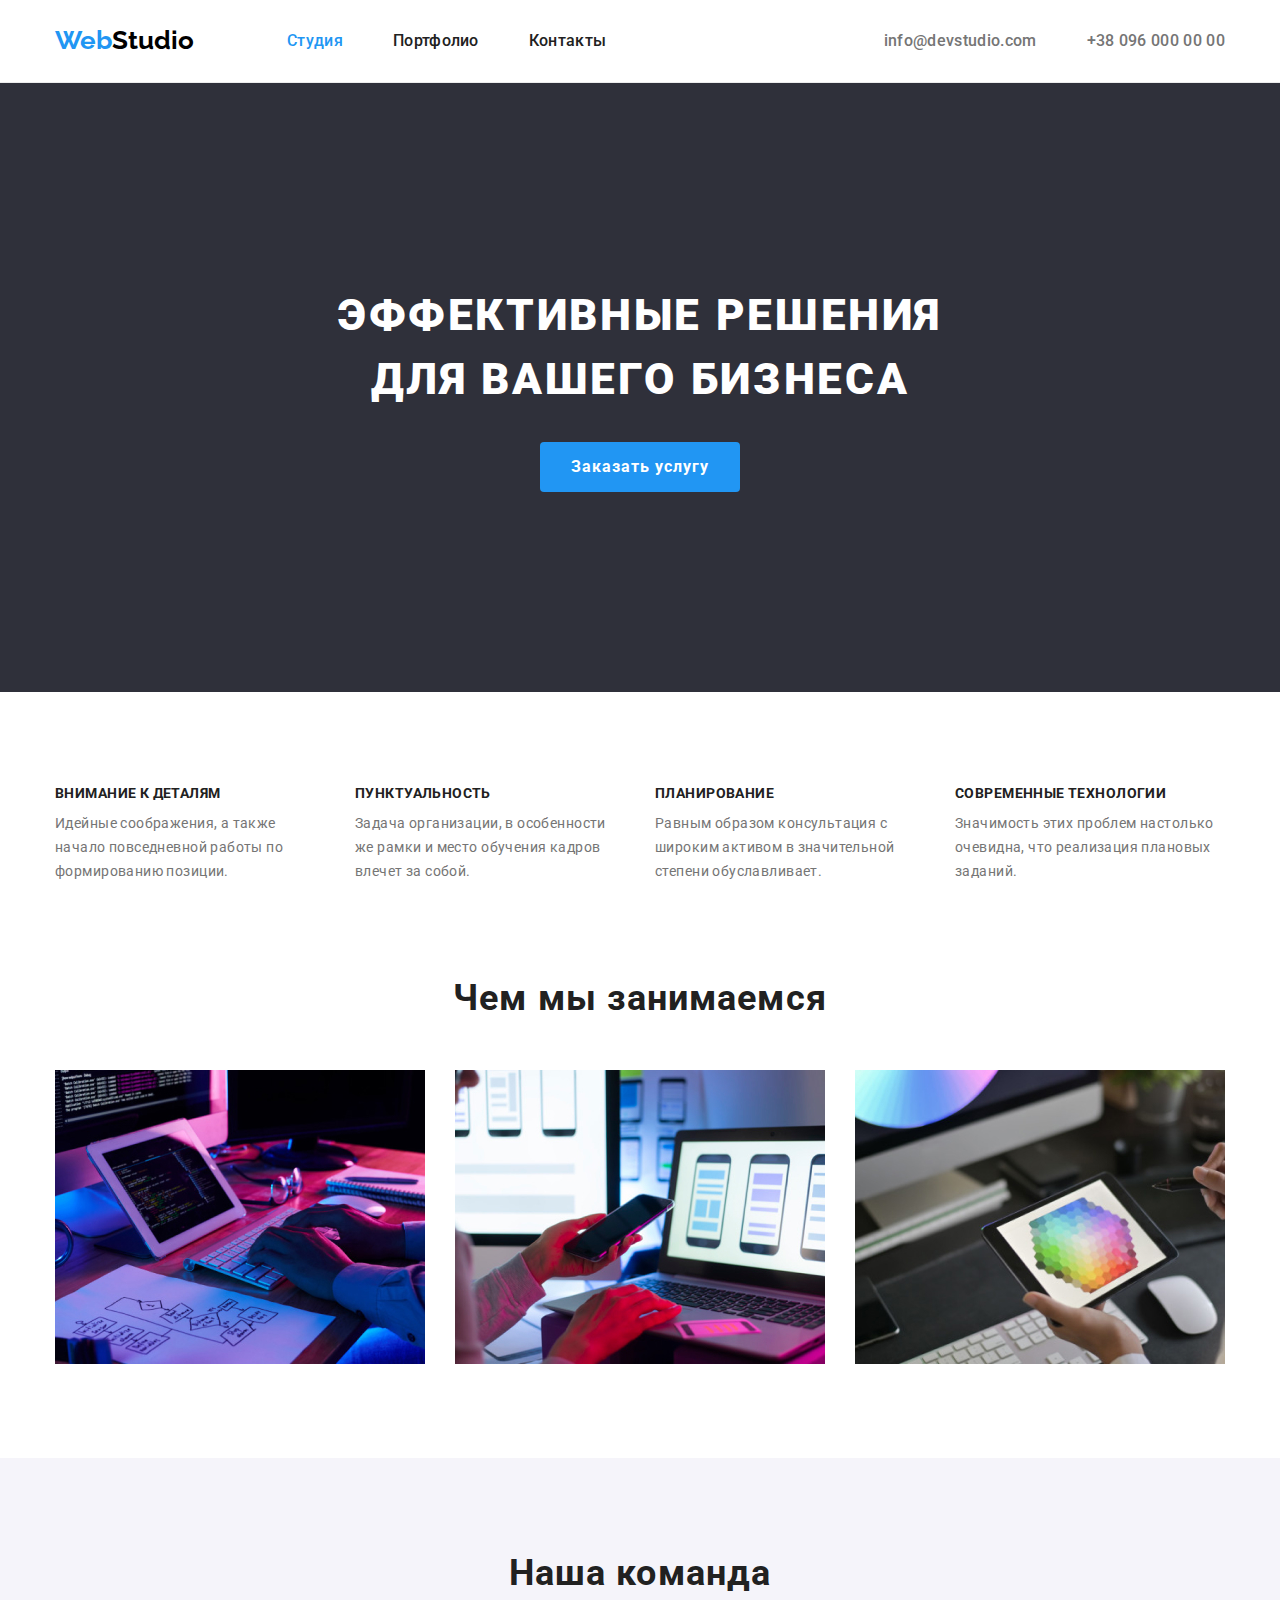
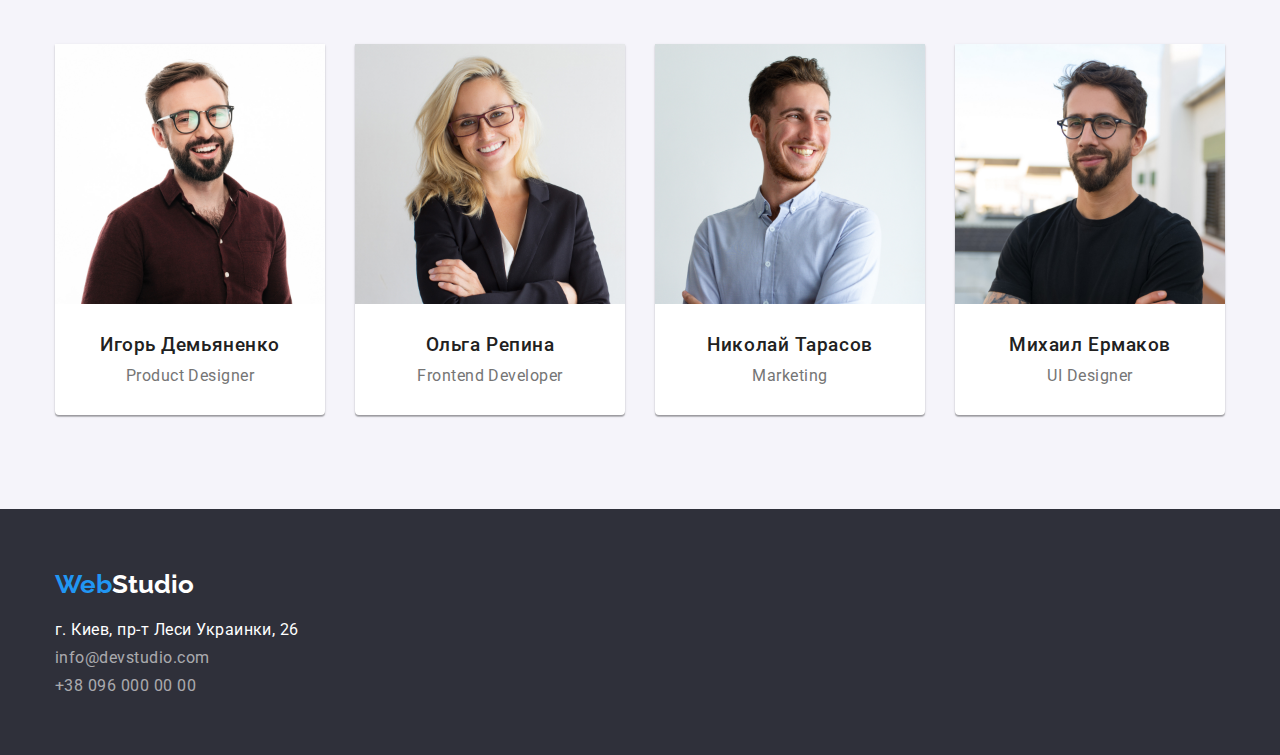
<file: index.html>
<!DOCTYPE html>
<html lang="ru">

<head>
  <meta charset="UTF-8" />
  <meta http-equiv="X-UA-Compatible" content="IE=edge" />
  <meta name="viewport" content="width=device-width, initial-scale=1.0" />
  <link rel="preconnect" href="https://fonts.googleapis.com" />
  <link rel="preconnect" href="https://fonts.gstatic.com" crossorigin />
  <link href="https://fonts.googleapis.com/css2?family=Raleway:wght@700&family=Roboto:wght@400;500;700;900&display=swap"
    rel="stylesheet" />
  <link rel="stylesheet" href="https://github.com/sindresorhus/modern-normalize/blob/main/modern-normalize.css">
  <link rel="stylesheet" href="./css/style.css" />
  <title>Студия</title>
</head>

<body>
  <header class="header">
    <div class="container header-container">
      <!--логотип фирмы-->
      <a href="./index.html" class="logo black header-logo">Web<span>Studio</span></a>
      <nav class="nav-bar">
        <!--страницы в шапке-->
        <ul class="menu-links list">
          <li class="menu-item"><a class="menu-link header-link current" href="#">Студия</a></li>
          <li class="menu-item"><a class="menu-link header-link" href="./portfolio.html">Портфолио</a></li>
          <li class="menu-item"><a class="menu-link header-link" href="#">Контакты</a></li>
        </ul>
      </nav>
      <!--контакты в шапке-->
      <ul class="contacts list">
        <li class="item"><a class="contact-link header-link" href="mailto:info@devstudio.com">info@devstudio.com</a>
        </li>
        <li class="item"><a class="contact-link header-link" href="tel:+380961111111">+38 096 000 00 00</a></li>
      </ul>

    </div>
  </header>
  <main>
    <!--контейнер для основного содержимого-->
    <!--секция "герой"-->
    <section class="hero">
      <div class="container">
        <h1 class="hero-title hero-container">Эффективные решения для вашего бизнеса</h1>
        <button type="button" class="hero-btn">Заказать услугу</button>
      </div>
    </section>
    <!--секция особенности-->

    <section class="feachers section">
      <div class="container">
        <h2 hidden>Невидимый заголовок секции</h2>
        <ul class="feachers-list list">
          <li class="feachers-item">
            <h3 class="feachers-title">Внимание к деталям</h3>
            <p class="feachers-text">Идейные соображения, а также начало повседневной работы по формированию позиции.
            </p>
          </li>
          <li class="feachers-item">
            <h3 class="feachers-title">Пунктуальность</h3>
            <p class="feachers-text">
              Задача организации, в особенности же рамки и место обучения кадров влечет за собой.
            </p>
          </li>
          <li class="feachers-item">
            <h3 class="feachers-title">Планирование</h3>
            <p class="feachers-text">
              Равным образом консультация с широким активом в значительной степени обуславливает.
            </p>
          </li>
          <li class="feachers-item">
            <h3 class="feachers-title">Современные технологии</h3>
            <p class="feachers-text">Значимость этих проблем настолько очевидна, что реализация плановых заданий.</p>
          </li>
        </ul>
      </div>

    </section>
    <!--секция чем занимаемся-->
    <section class="what-are-we-doing section">
      <div class="container">
        <h2 class="what-are-we-doing-title">Чем мы занимаемся</h2>
        <ul class="dooing-list list">
          <li class="dooing-item">
            <img src="images/what_are_we_doing_1.jpg" alt="Чем мы тут занимаемся" width="370" />
          </li>
          <li class="dooing-item">
            <img src="images/what_are_we_doing_2.jpg" alt="Чем мы тут занимаемся" width="370" />
          </li>
          <li class="dooing-item">
            <img src="images/what_are_we_doing_3.jpg" alt="Чем мы тут занимаемся" width="370" />
          </li>
        </ul>
      </div>
    </section>
    <!--секция наша команда-->
    <section class="team section">
      <div class="container">
        <h2 class="team-title">Наша команда</h2>
        <ul class="team-list list">
          <li class="team-item">
            <img class="team-img" src="images/team_member_1.jpg" alt="team_member_1" width="270" />
            <div class="team-text-container">
              <h3 class="team-item-title">Игорь Демьяненко</h3>
              <p class="team-position">Product Designer</p>
            </div>
          </li>
          <li class="team-item">
            <img class="team-img" src="images/team_member_2.jpg" alt="team_member_2" width="270" />
            <div class="team-text-container">
              <h3 class="team-item-title">Ольга Репина</h3>
              <p class="team-position">Frontend Developer</p>
            </div>
          </li>
          <li class="team-item">
            <img class="team-img" src="images/team_member_3.jpg" alt="team_member_3" width="270" />
            <div class="team-text-container">
              <h3 class="team-item-title">Николай Тарасов</h3>
              <p class="team-position">Marketing</p>
            </div>
          </li>
          <li class="team-item">
            <img class="team-img" src="images/team_member_4.jpg" alt="team_member_4" width="270" />
            <div class="team-text-container">
              <h3 class="team-item-title">Михаил Ермаков</h3>
              <p class="team-position">UI Designer</p>
            </div>
          </li>
        </ul>
      </div>
    </section>
  </main>
  <footer class="footer">
    <div class="container">
      <a href="#" class="logo white footer-logo">Web<span>Studio</span></a>
      <address>
        <p class="footer-adress">г. Киев, пр-т Леси Украинки, 26</p>
        <ul class="list">
          <li class="footer-item"><a href="mailto:info@devstudio.com" class="footer-link">info@devstudio.com</a></li>
          <li class="footer-item"><a href="tel:+380960000000" class="footer-link">+38 096 000 00 00</a></li>
        </ul>
      </address>
    </div>
  </footer>
</body>

</html>
</file>
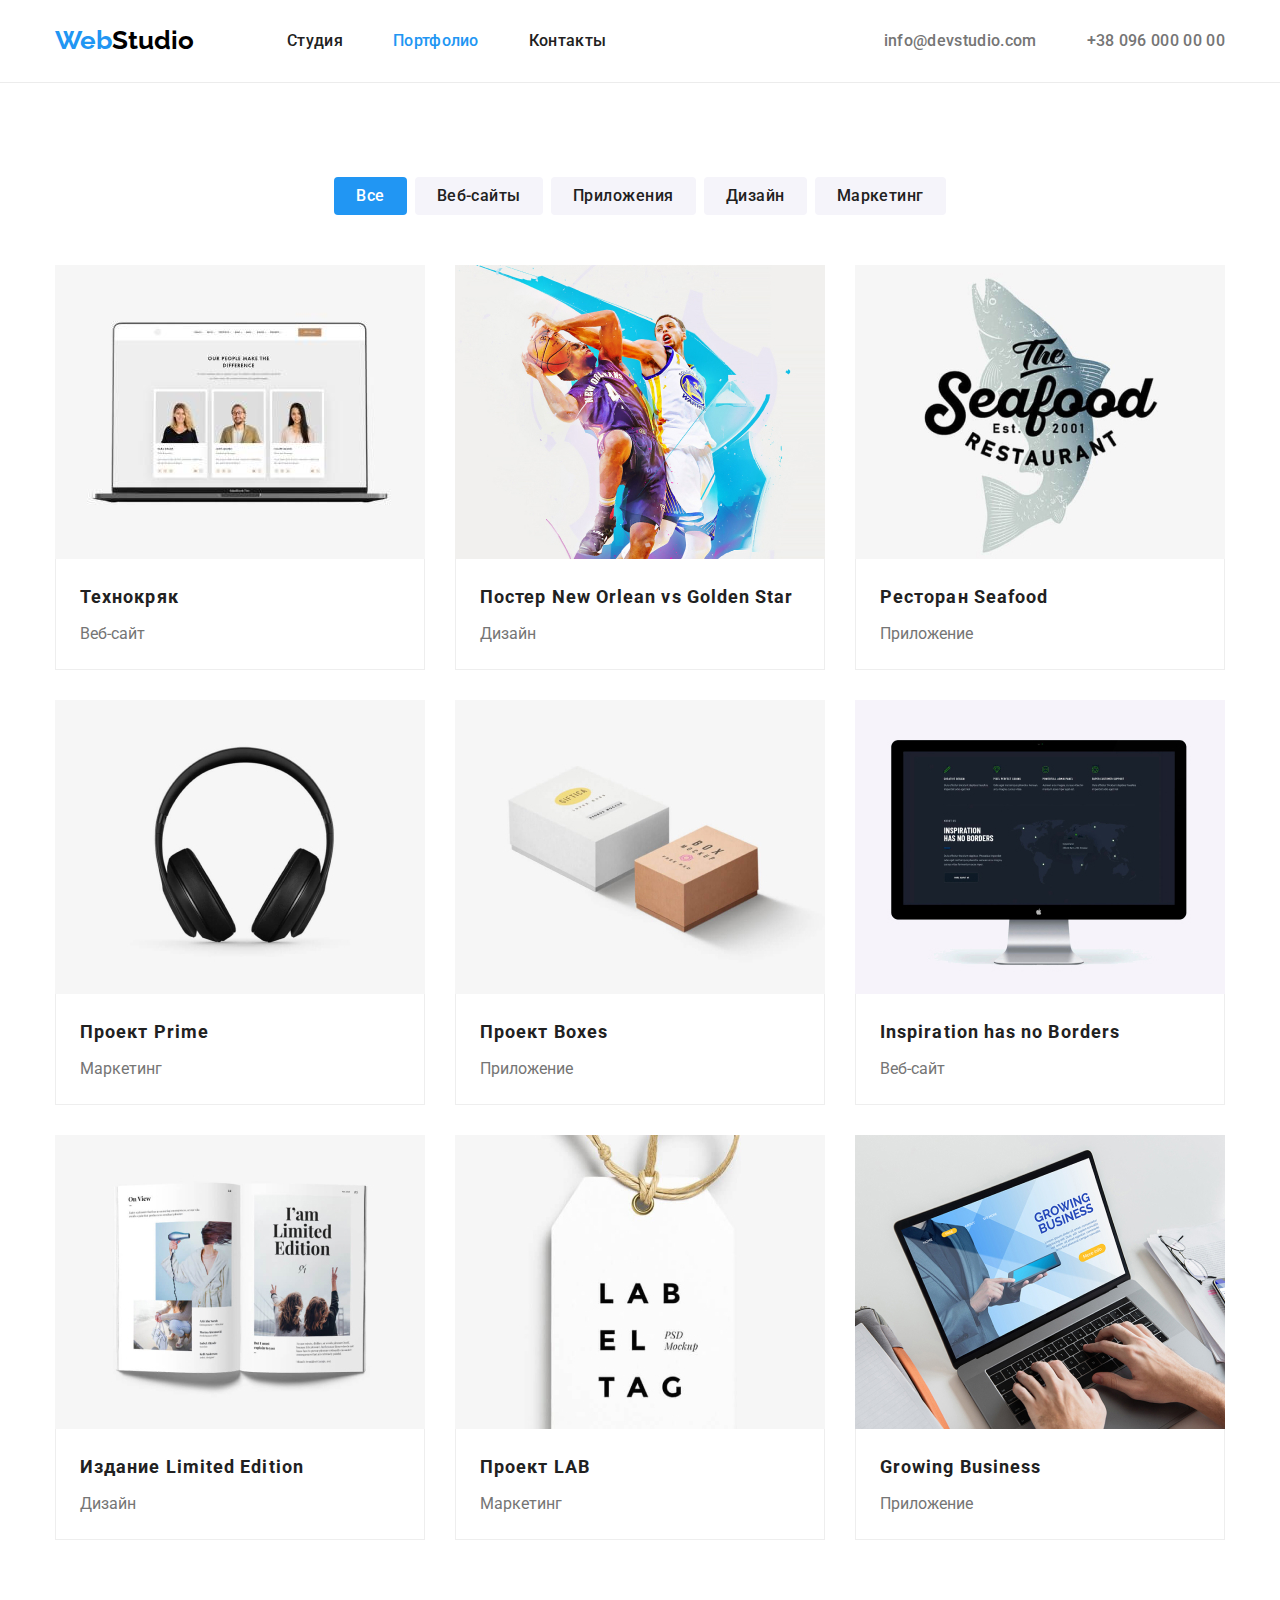
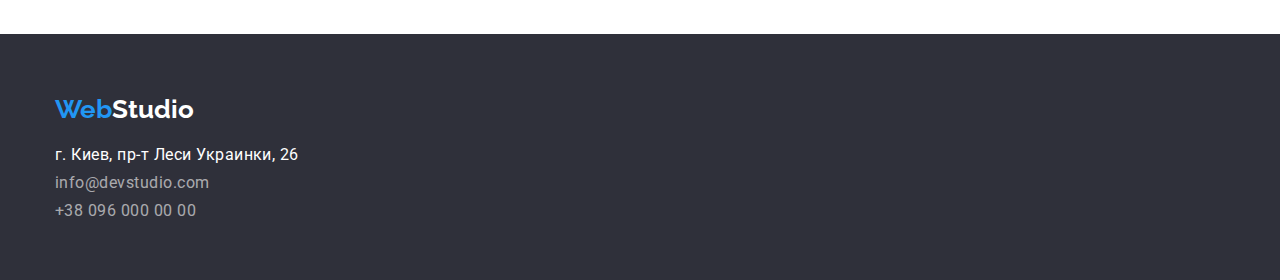
<file: portfolio.html>
<!DOCTYPE html>
<html lang="ru">

<head>
  <meta charset="UTF-8" />
  <meta http-equiv="X-UA-Compatible" content="IE=edge" />
  <meta name="viewport" content="width=device-width, initial-scale=1.0" />
  <link rel="preconnect" href="https://fonts.googleapis.com" />
  <link rel="preconnect" href="https://fonts.gstatic.com" crossorigin />
  <link href="https://fonts.googleapis.com/css2?family=Raleway:wght@700&family=Roboto:wght@400;500;700;900&display=swap"
    rel="stylesheet" />
  <link rel="stylesheet" href="https://github.com/sindresorhus/modern-normalize/blob/main/modern-normalize.css">
  <link rel="stylesheet" href="./css/style.css" />
  <title>Портфолио</title>
</head>

<body>
  <header class="header">
    <div class="container header-container">
      <!--логотип фирмы-->
      <a href="./index.html" class="logo black header-logo">Web<span>Studio</span></a>
      <nav class="nav-bar">
        <!--страницы в шапке-->
        <ul class="menu-links list">
          <li class="menu-item"><a class="menu-link header-link" href="./index.html">Студия</a></li>
          <li class="menu-item"><a class="menu-link header-link current" href="#">Портфолио</a></li>
          <li class="menu-item"><a class="menu-link header-link" href="#">Контакты</a></li>
        </ul>
      </nav>
      <!--контакты в шапке-->
      <ul class="contacts list">
        <li class="item"><a class="contact-link header-link" href="mailto:info@devstudio.com">info@devstudio.com</a>
        </li>
        <li class="item"><a class="contact-link header-link" href="tel:+380961111111">+38 096 000 00 00</a></li>
      </ul>

    </div>
  </header>
  <!--контейнер для основного содержимого-->

  <main>
    <!--секция навигации в портфолио-->
    <section class="section">
      <div class="container">
        <h1 hidden>Примеры работ</h1>
        <ul class="portfolio-btns list">
          <li class="btn-item"><button type="button" class="portfolio-btn portfolio-btn-active">Все</button></li>
          <li class="btn-item"><button type="button" class="portfolio-btn">Веб-сайты</button></li>
          <li class="btn-item"><button type="button" class="portfolio-btn">Приложения</button></li>
          <li class="btn-item"><button type="button" class="portfolio-btn">Дизайн</button></li>
          <li class="btn-item"><button type="button" class="portfolio-btn">Маркетинг</button></li>
        </ul>


        <!--карточки работ-->
        <ul class="exemples exemples-position list">
          <li class="exemples-item-position">
            <img class="exemples-img" src="images/Projects/project_1.jpg" alt="Пример работы" width="370" />
            <div class="exemples-text-container">
              <h2 class="exemples-title">Технокряк</h2>
              <p class="exemples-text">Веб-сайт</p>
            </div>
          </li>
          <li class="exemples-item-position">
            <img class="exemples-img" src="images/Projects/project_2.jpg" alt="Пример работы" width="370" />
            <div class="exemples-text-container">
              <h2 class="exemples-title">Постер New Orlean vs Golden Star</h2>
              <p class="exemples-text">Дизайн</p>
            </div>
          </li>
          <li class="exemples-item-position">
            <img class="exemples-img" src="images/Projects/project_3.jpg" alt="Пример работы" width="370" />
            <div class="exemples-text-container">
              <h2 class="exemples-title">Ресторан Seafood</h2>
              <p class="exemples-text">Приложение</p>
            </div>
          </li>
          <li class="exemples-item-position">
            <img class="exemples-img" src="images/Projects/project_4.jpg" alt="Пример работы" width="370" />
            <div class="exemples-text-container">
              <h2 class="exemples-title">Проект Prime</h2>
              <p class="exemples-text"> Маркетинг</p>
            </div>
          </li>
          <li class="exemples-item-position">
            <img class="exemples-img" src="images/Projects/project_5.jpg" alt="Пример работы" width="370" />
            <div class="exemples-text-container">
              <h2 class="exemples-title">Проект Boxes</h2>
              <p class="exemples-text">Приложение</p>
            </div>
          </li>
          <li class="exemples-item-position">
            <img class="exemples-img" src="images/Projects/project_6.jpg" alt="Пример работы" width="370" />
            <div class="exemples-text-container">
              <h2 class="exemples-title">Inspiration has no Borders</h2>
              <p class="exemples-text">Веб-сайт</p>
            </div>
          </li>
          <li class="exemples-item-position">
            <img class="exemples-img" src="images/Projects/project_7.jpg" alt="Пример работы" width="370" />
            <div class="exemples-text-container">
              <h2 class="exemples-title">Издание Limited Edition</h2>
              <p class="exemples-text">Дизайн</p>
            </div>
          </li>
          <li class="exemples-item-position">
            <img class="exemples-img" src="images/Projects/project_8.jpg" alt="Пример работы" width="370" />
            <div class="exemples-text-container">
              <h2 class="exemples-title">Проект LAB</h2>
              <p class="exemples-text">Маркетинг</p>
            </div>
          </li>
          <li class="exemples-item-position">
            <img class="exemples-img" src="images/Projects/project_9.jpg" alt="Пример работы" width="370" />
            <div class="exemples-text-container">
              <h2 class="exemples-title">Growing Business</h2>
              <p class="exemples-text">Приложение</p>
            </div>
          </li>
        </ul>
      </div>
    </section>
  </main>
  <footer class="footer">
    <div class="container">
      <a href="#" class="logo white footer-logo">Web<span>Studio</span></a>
      <address>
        <p class="footer-adress">г. Киев, пр-т Леси Украинки, 26</p>
        <ul class="list">
          <li class="footer-item"><a href="mailto:info@devstudio.com" class="footer-link">info@devstudio.com</a></li>
          <li class="footer-item"><a href="tel:+380960000000" class="footer-link">+38 096 000 00 00</a></li>
        </ul>
      </address>
    </div>
  </footer>
</body>

</html>
</file>
<file: css/style.css>
/* Палитра
#2196F3 синий в лого
#000000 черный в лого
#2F303A чёрный в герое
#FFFFFF белый фон основной
#FFFFFF99 белый прозрачность 60%
#212121 цвет заголовков черный
#757575 серый основной цвет текста
#F5F4FA серый на кнопках
#E5E5E5 фон

*/
/* CSS rules to specify families

font-family: 'Raleway', sans-serif;
font-family: 'Roboto', sans-serif;

 */
/* Сброс стилей по тегу */
p,
h1,
h2,
h3,
h4,
h5,
h6,
body {
  margin: 0;
  padding: 0;
}

ul {
  margin: 0;
  padding: 0;
}

button {
  cursor: pointer;
}
img {
  display: block;
  max-width: 100%;
  height: auto;
}
/* CSS переменные */
:root {
  --background-primary: #ffffff;
  --background-light-80: #ffffff99;
  --background-secondary: #e5e5e5;
  --background-hero: #2f303a;
  --accent: #2196f3;
  --primary-text-color: #757575;
  --secondary-text-color: #212121;
  --logo: #000000;
  --accent-secondary: #f5f4fa;
  --hero-btn-hover: #188ce8;
  --header-bottom-border: #ececec;
  --exemples-item-border: #eeeeee;
}
* {
  box-sizing: border-box;
}
body {
  background-color: var(--background-primary);
  color: var(--primary-text-color);
  font-family: 'Roboto', sans-serif;
}

/* "утилита" для сброса маркеров со списков */
.list {
  list-style: none;
}
/* вспомогательній контейнер */
.container {
  width: 1200px;
  margin: 0 auto;
  padding: 0 15px;
}
.section {
  padding-top: 94px;
  padding-bottom: 94px;
}
/* Заголовки */
h1,
h2,
h3,
h4,
h5 {
  color: var(--secondary-text-color);
}
/* Логотип */
.logo {
  color: var(--accent);
  font-family: Raleway;
  font-weight: bold;
  font-size: 26px;
  line-height: 1.19em;
  text-decoration: none;
}
.black span {
  color: var(--logo);
}
.white span {
  color: var(--background-primary);
}

/* панель навигации */
.header {
  border-bottom: 1px solid var(--header-bottom-border);
}
.header-logo {
  padding-top: 24px;
  padding-bottom: 25px;
  margin-right: 93px;
}
.header-container {
  display: flex;
  align-items: center;
}
.nav-bar {
  display: flex;
}
.menu-links {
  display: flex;
}
/* внешний отступ всем кроме последнего */
.menu-item:not(:last-child) {
  margin-right: 50px;
}
.header-link {
  display: block;
  padding-top: 32px;
  padding-bottom: 32px;
}
.menu-link {
  color: var(--secondary-text-color);
  line-height: 1.14;
  font-weight: 500;
  letter-spacing: 0.02em;
  text-decoration: none;
}

.menu-link:hover,
.menu-link:focus,
.contact-link:hover,
.contact-link:focus,
.footer-link:focus,
.footer-link:hover {
  color: var(--accent);
}
.current {
  color: var(--accent);
}

/* контакты */
/* .contacts {
} */
.contacts {
  display: flex;
  margin-left: auto;
}

.contacts .item:not(:last-child) {
  margin-right: 50px;
}
.contact-link {
  color: var(--primary-text-color);
  font-weight: 500;
  line-height: 1.14;
  letter-spacing: 0.02em;
  text-decoration: none;
}

/* Секция герой */
.hero {
  background-color: var(--background-hero);
  padding-top: 200px;
  padding-bottom: 200px;
}
.hero-container {
  width: 696px;
  margin-bottom: 30px;
  margin-right: auto;
  margin-left: auto;
}
.hero-title {
  color: var(--background-primary);
  font-weight: 900;
  font-size: 44px;
  line-height: 1.46;
  letter-spacing: 0.06em;
  text-align: center;
  text-transform: uppercase;
}
.hero-btn {
  display: block;
  margin: 0 auto;
  font-family: 'Roboto';
  background-color: var(--accent);
  color: var(--background-primary);
  font-size: 16px;
  line-height: 1.875;
  font-weight: 700;
  letter-spacing: 0.06em;
  min-width: 200px;
  min-height: 50px;
  border-radius: 4px;
  border: none;
}
.hero-btn:focus,
.hero-btn:hover {
  background-color: var(--hero-btn-hover);
}
/* секция feachers */
/* .feachers-container {
  display: flex;
} */
.feachers-list {
  display: flex;
  flex-wrap: wrap;
  margin-left: -30px;
}
.feachers-item {
  flex-basis: calc(100% / 4 - 30px);
  margin-left: 30px;
}
.feachers-title {
  font-size: 14px;
  line-height: 1.14;
  font-weight: bold;
  letter-spacing: 0.03em;
  text-transform: uppercase;
  margin-bottom: 10px;
}

.feachers-text {
  font-size: 14px;
  line-height: 1.71;
  letter-spacing: 0.03em;
}
/* Заголовки секций */
.team-title,
.what-are-we-doing-title {
  font-size: 36px;
  line-height: 1.17;
  font-weight: bold;
  letter-spacing: 0.03em;
  text-align: center;
  margin-bottom: 50px;
}
.what-are-we-doing {
  padding-top: 0;
}
/* ----------секция чем занимаемся---------- */
.dooing-list {
  display: flex;
  flex-wrap: wrap;
  margin-left: -30px;
}
.dooing-item {
  flex-basis: calc(100% / 3 - 30px);
  margin-left: 30px;
}
/* секция Наша команда */
.team {
  background-color: var(--accent-secondary);
}
.team-list {
  display: flex;
  flex-wrap: wrap;
  margin-left: -30px;
  padding-left: 0;
}
.team-item {
  flex-basis: calc((100% - 30px * 4) / 4);
  margin-left: 30px;
  background-color: var(--background-primary);
  box-shadow: 0px 1px 3px rgba(0, 0, 0, 0.12), 0px 1px 1px rgba(0, 0, 0, 0.14),
    0px 2px 1px rgba(0, 0, 0, 0.2);
  border-radius: 0px 0px 4px 4px;
}
.team-img {
  /* margin-bottom: 30px; */
}
.team-text-container {
  padding-top: 30px;
  padding-bottom: 30px;
}
.team-item-title {
  line-height: 1.1875;
  font-weight: 500;
  letter-spacing: 0.03em;
  text-align: center;
  margin-bottom: 10px;
}
.team-position {
  letter-spacing: 0.03em;
  text-align: center;
}
/* .position-text {
  padding-top: 30px;
  padding-bottom: 30px;
} */
/* адрес футере */
.footer {
  background-color: var(--background-hero);
  padding-top: 60px;
  padding-bottom: 60px;
}
.footer-logo {
  display: inline-block;
  margin-bottom: 20px;
}
.footer-item:not(:last-child) {
  margin-bottom: 9px;
}
.footer-adress {
  color: var(--background-primary);
  font-style: normal;
  letter-spacing: 0.03em;
  margin-bottom: 9px;
}
.footer-link {
  color: var(--background-light-80);
  font-style: normal;
  letter-spacing: 0.03em;
  text-decoration: none;
}
/* Портфолио */

/* кнопки-фильтры в портфолио */
.portfolio-btns {
  display: flex;
  flex-wrap: wrap;
  justify-content: center;
  margin-bottom: 50px;
}
.portfolio-btn {
  font-family: 'Roboto';
  background-color: var(--accent-secondary);
  color: var(--secondary-text-color);
  font-weight: 500;
  font-size: 16px;
  line-height: 1.62;
  letter-spacing: 0.03em;
  border-radius: 4px;
  border: none;
  padding: 6px 22px;
}
.portfolio-btn-active {
  background-color: var(--accent);
  color: var(--background-primary);
}
.btn-item:not(:last-child) {
  margin-right: 8px;
}
.portfolio-btn:hover,
.portfolio-btn:focus {
  background-color: var(--accent);
  color: var(--background-primary);
}

/* Заголовки карточек в портфолио */
.exemples-position {
  display: flex;
  flex-wrap: wrap;
  padding-right: 0;
  margin-right: -30px;
  margin-bottom: -30px;
}
.exemples-item-position {
  flex-basis: calc(100% / 3 - 30px);
  margin-right: 30px;
  margin-bottom: 30px;
  /* border: 1px solid var(--exemples-item-border); */
}
.exemples-item-position:nth-child(3n) {
  margin-right: 0;
}
.exemples-img {
  /* margin-bottom: 20px; */
}
.exemples-text-container {
  padding: 20px 24px;
  border-bottom: 1px solid var(--exemples-item-border);
  border-right: 1px solid var(--exemples-item-border);
  border-left: 1px solid var(--exemples-item-border);
}
.exemples-title {
  font-weight: 700;
  font-size: 18px;
  line-height: 2;
  letter-spacing: 0.06em;
  margin-bottom: 4px;
}

.exemples-text {
  line-height: 1.87;
  /* margin-bottom: 20px; */
}
</file>
